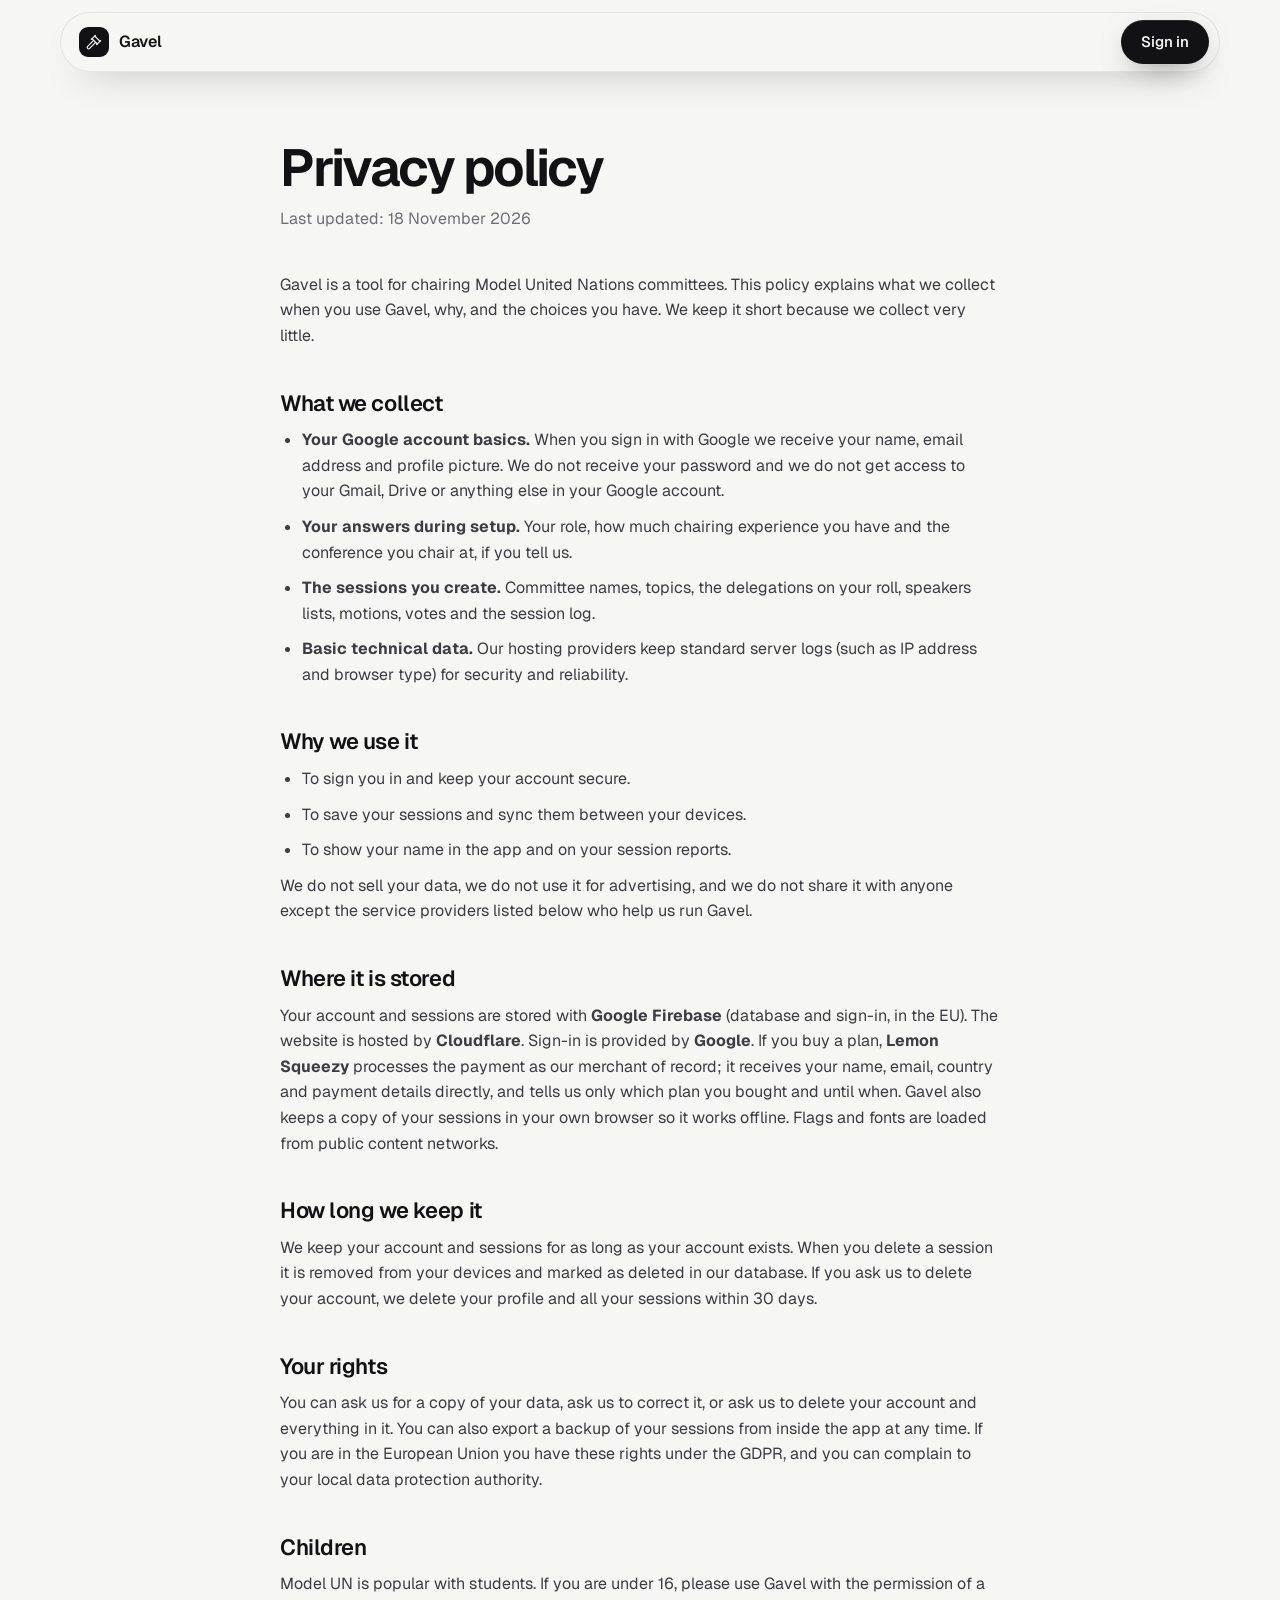
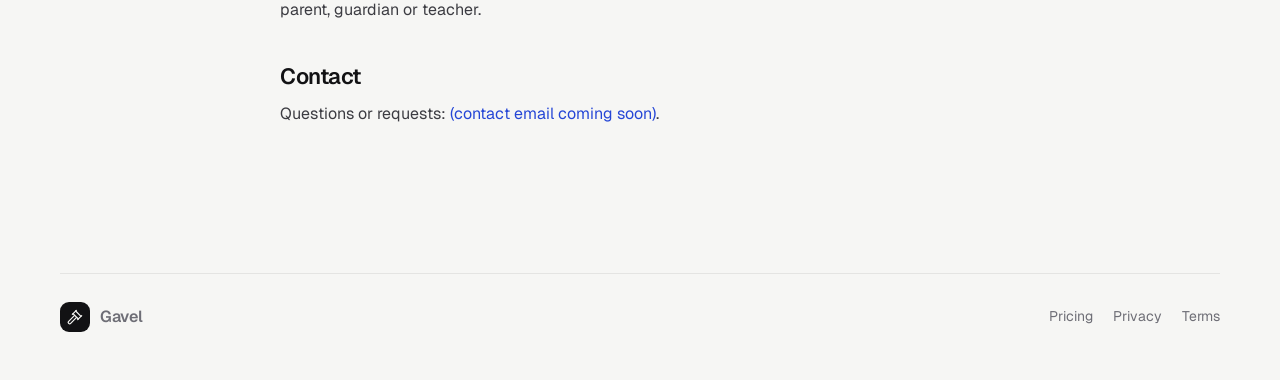
<file: privacy.html>
<!doctype html>
<html lang="en">
<head>
<meta charset="utf-8">
<meta name="viewport" content="width=device-width,initial-scale=1,viewport-fit=cover">
<title>Privacy policy — Gavel</title>
<link rel="icon" href="assets/favicon.svg" type="image/svg+xml">
<link rel="preconnect" href="https://fonts.googleapis.com"><link rel="preconnect" href="https://fonts.gstatic.com" crossorigin>
<link href="https://fonts.googleapis.com/css2?family=Geist:wght@400;500;600;700&display=swap" rel="stylesheet">
<link rel="stylesheet" href="assets/site.css">
<script src="config.js"></script>
<script src="assets/site.js"></script>
<script src="assets/auth.js"></script>
</head>
<body>
<header class="nav scrolled"><div class="wrap"><div class="nav-in"><a class="brand" href="./"><span data-logo></span>Gavel</a><div class="right"><a class="btn primary" href="login.html">Sign in</a></div></div></div></header>
<main class="legal">
  <h1>Privacy policy</h1>
  <p class="upd">Last updated: 18 November 2026</p>
  <p>Gavel is a tool for chairing Model United Nations committees. This policy explains what we collect when you use Gavel, why, and the choices you have. We keep it short because we collect very little.</p>

  <h2>What we collect</h2>
  <ul>
    <li><b>Your Google account basics.</b> When you sign in with Google we receive your name, email address and profile picture. We do not receive your password and we do not get access to your Gmail, Drive or anything else in your Google account.</li>
    <li><b>Your answers during setup.</b> Your role, how much chairing experience you have and the conference you chair at, if you tell us.</li>
    <li><b>The sessions you create.</b> Committee names, topics, the delegations on your roll, speakers lists, motions, votes and the session log.</li>
    <li><b>Basic technical data.</b> Our hosting providers keep standard server logs (such as IP address and browser type) for security and reliability.</li>
  </ul>

  <h2>Why we use it</h2>
  <ul>
    <li>To sign you in and keep your account secure.</li>
    <li>To save your sessions and sync them between your devices.</li>
    <li>To show your name in the app and on your session reports.</li>
  </ul>
  <p>We do not sell your data, we do not use it for advertising, and we do not share it with anyone except the service providers listed below who help us run Gavel.</p>

  <h2>Where it is stored</h2>
  <p>Your account and sessions are stored with <b>Google Firebase</b> (database and sign-in, in the EU). The website is hosted by <b>Cloudflare</b>. Sign-in is provided by <b>Google</b>. If you buy a plan, <b>Lemon Squeezy</b> processes the payment as our merchant of record; it receives your name, email, country and payment details directly, and tells us only which plan you bought and until when. Gavel also keeps a copy of your sessions in your own browser so it works offline. Flags and fonts are loaded from public content networks.</p>

  <h2>How long we keep it</h2>
  <p>We keep your account and sessions for as long as your account exists. When you delete a session it is removed from your devices and marked as deleted in our database. If you ask us to delete your account, we delete your profile and all your sessions within 30 days.</p>

  <h2>Your rights</h2>
  <p>You can ask us for a copy of your data, ask us to correct it, or ask us to delete your account and everything in it. You can also export a backup of your sessions from inside the app at any time. If you are in the European Union you have these rights under the GDPR, and you can complain to your local data protection authority.</p>

  <h2>Children</h2>
  <p>Model UN is popular with students. If you are under 16, please use Gavel with the permission of a parent, guardian or teacher.</p>

  <h2>Contact</h2>
  <p>Questions or requests: <a data-contact href="#">contact us by email</a>.</p>
</main>
<footer class="foot"><div class="wrap"><div class="foot-in"><a class="brand" href="./"><span data-logo></span>Gavel</a><nav><a href="pricing.html">Pricing</a><a href="privacy.html">Privacy</a><a href="terms.html">Terms</a></nav></div></div></footer>
<script>
window.GavelSite.fillLogos();
const mail = window.GAVEL_CONFIG?.contactEmail;
document.querySelectorAll('[data-contact]').forEach(a => { if (mail) { a.href = 'mailto:' + mail; a.textContent = mail; } else { a.removeAttribute('href'); a.textContent = '(contact email coming soon)'; } });
</script>
</body>
</html>
</file>
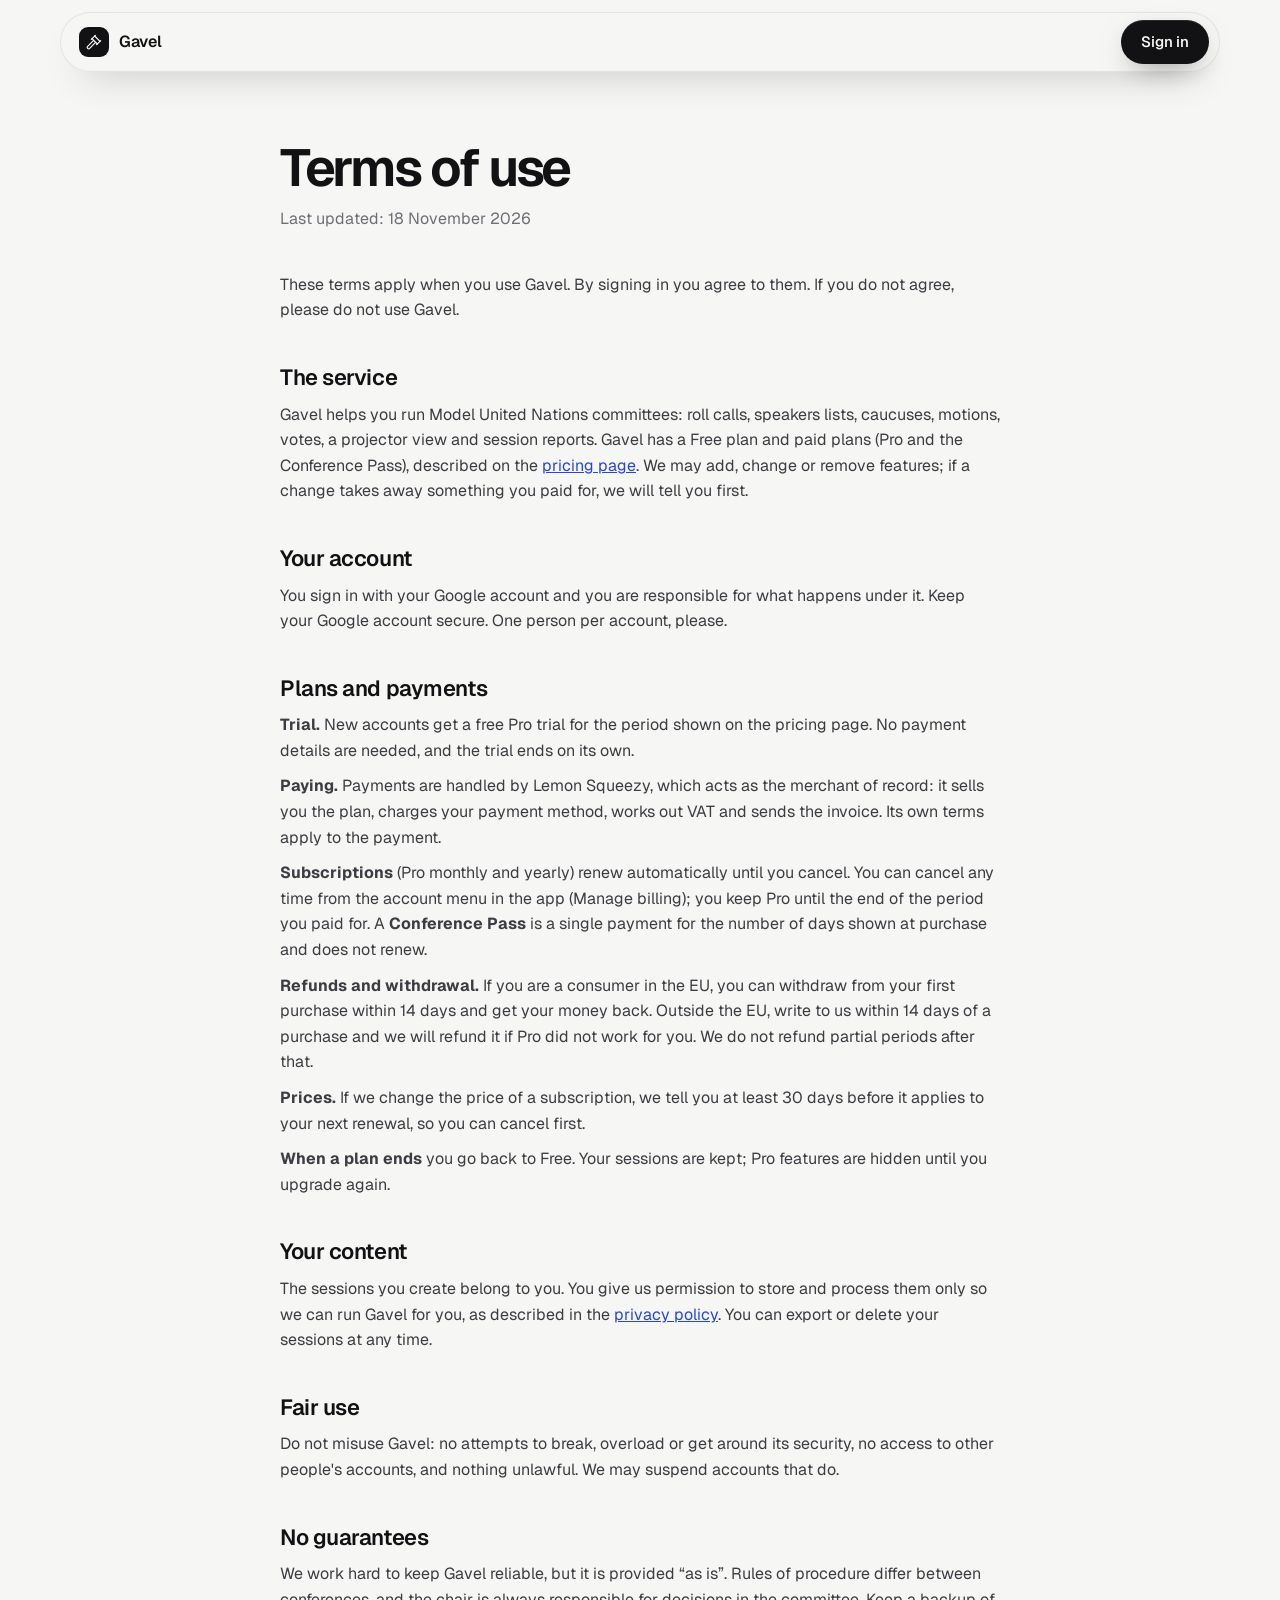
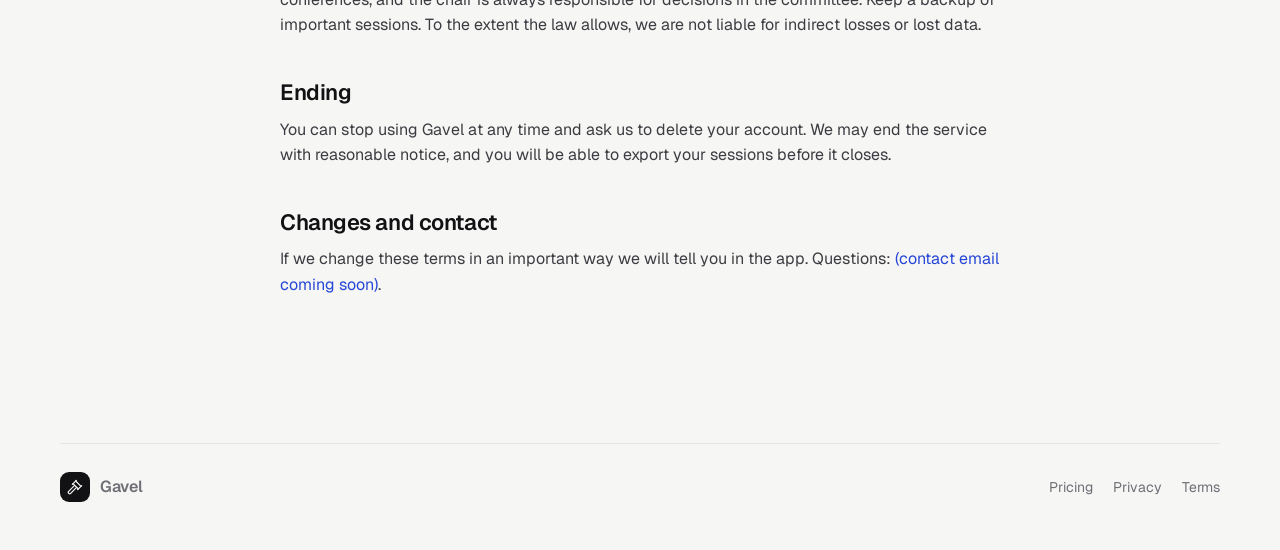
<file: terms.html>
<!doctype html>
<html lang="en">
<head>
<meta charset="utf-8">
<meta name="viewport" content="width=device-width,initial-scale=1,viewport-fit=cover">
<title>Terms of use — Gavel</title>
<link rel="icon" href="assets/favicon.svg" type="image/svg+xml">
<link rel="preconnect" href="https://fonts.googleapis.com"><link rel="preconnect" href="https://fonts.gstatic.com" crossorigin>
<link href="https://fonts.googleapis.com/css2?family=Geist:wght@400;500;600;700&display=swap" rel="stylesheet">
<link rel="stylesheet" href="assets/site.css">
<script src="config.js"></script>
<script src="assets/site.js"></script>
<script src="assets/auth.js"></script>
</head>
<body>
<header class="nav scrolled"><div class="wrap"><div class="nav-in"><a class="brand" href="./"><span data-logo></span>Gavel</a><div class="right"><a class="btn primary" href="login.html">Sign in</a></div></div></div></header>
<main class="legal">
  <h1>Terms of use</h1>
  <p class="upd">Last updated: 18 November 2026</p>
  <p>These terms apply when you use Gavel. By signing in you agree to them. If you do not agree, please do not use Gavel.</p>

  <h2>The service</h2>
  <p>Gavel helps you run Model United Nations committees: roll calls, speakers lists, caucuses, motions, votes, a projector view and session reports. Gavel has a Free plan and paid plans (Pro and the Conference Pass), described on the <a href="pricing.html">pricing page</a>. We may add, change or remove features; if a change takes away something you paid for, we will tell you first.</p>

  <h2>Your account</h2>
  <p>You sign in with your Google account and you are responsible for what happens under it. Keep your Google account secure. One person per account, please.</p>

  <h2 id="payments">Plans and payments</h2>
  <p><b>Trial.</b> New accounts get a free Pro trial for the period shown on the pricing page. No payment details are needed, and the trial ends on its own.</p>
  <p><b>Paying.</b> Payments are handled by Lemon Squeezy, which acts as the merchant of record: it sells you the plan, charges your payment method, works out VAT and sends the invoice. Its own terms apply to the payment.</p>
  <p><b>Subscriptions</b> (Pro monthly and yearly) renew automatically until you cancel. You can cancel any time from the account menu in the app (Manage billing); you keep Pro until the end of the period you paid for. A <b>Conference Pass</b> is a single payment for the number of days shown at purchase and does not renew.</p>
  <p><b>Refunds and withdrawal.</b> If you are a consumer in the EU, you can withdraw from your first purchase within 14 days and get your money back. Outside the EU, write to us within 14 days of a purchase and we will refund it if Pro did not work for you. We do not refund partial periods after that.</p>
  <p><b>Prices.</b> If we change the price of a subscription, we tell you at least 30 days before it applies to your next renewal, so you can cancel first.</p>
  <p><b>When a plan ends</b> you go back to Free. Your sessions are kept; Pro features are hidden until you upgrade again.</p>

  <h2>Your content</h2>
  <p>The sessions you create belong to you. You give us permission to store and process them only so we can run Gavel for you, as described in the <a href="privacy.html">privacy policy</a>. You can export or delete your sessions at any time.</p>

  <h2>Fair use</h2>
  <p>Do not misuse Gavel: no attempts to break, overload or get around its security, no access to other people's accounts, and nothing unlawful. We may suspend accounts that do.</p>

  <h2>No guarantees</h2>
  <p>We work hard to keep Gavel reliable, but it is provided “as is”. Rules of procedure differ between conferences, and the chair is always responsible for decisions in the committee. Keep a backup of important sessions. To the extent the law allows, we are not liable for indirect losses or lost data.</p>

  <h2>Ending</h2>
  <p>You can stop using Gavel at any time and ask us to delete your account. We may end the service with reasonable notice, and you will be able to export your sessions before it closes.</p>

  <h2>Changes and contact</h2>
  <p>If we change these terms in an important way we will tell you in the app. Questions: <a data-contact href="#">contact us by email</a>.</p>
</main>
<footer class="foot"><div class="wrap"><div class="foot-in"><a class="brand" href="./"><span data-logo></span>Gavel</a><nav><a href="pricing.html">Pricing</a><a href="privacy.html">Privacy</a><a href="terms.html">Terms</a></nav></div></div></footer>
<script>
window.GavelSite.fillLogos();
const mail = window.GAVEL_CONFIG?.contactEmail;
document.querySelectorAll('[data-contact]').forEach(a => { if (mail) { a.href = 'mailto:' + mail; a.textContent = mail; } else { a.removeAttribute('href'); a.textContent = '(contact email coming soon)'; } });
</script>
</body>
</html>
</file>
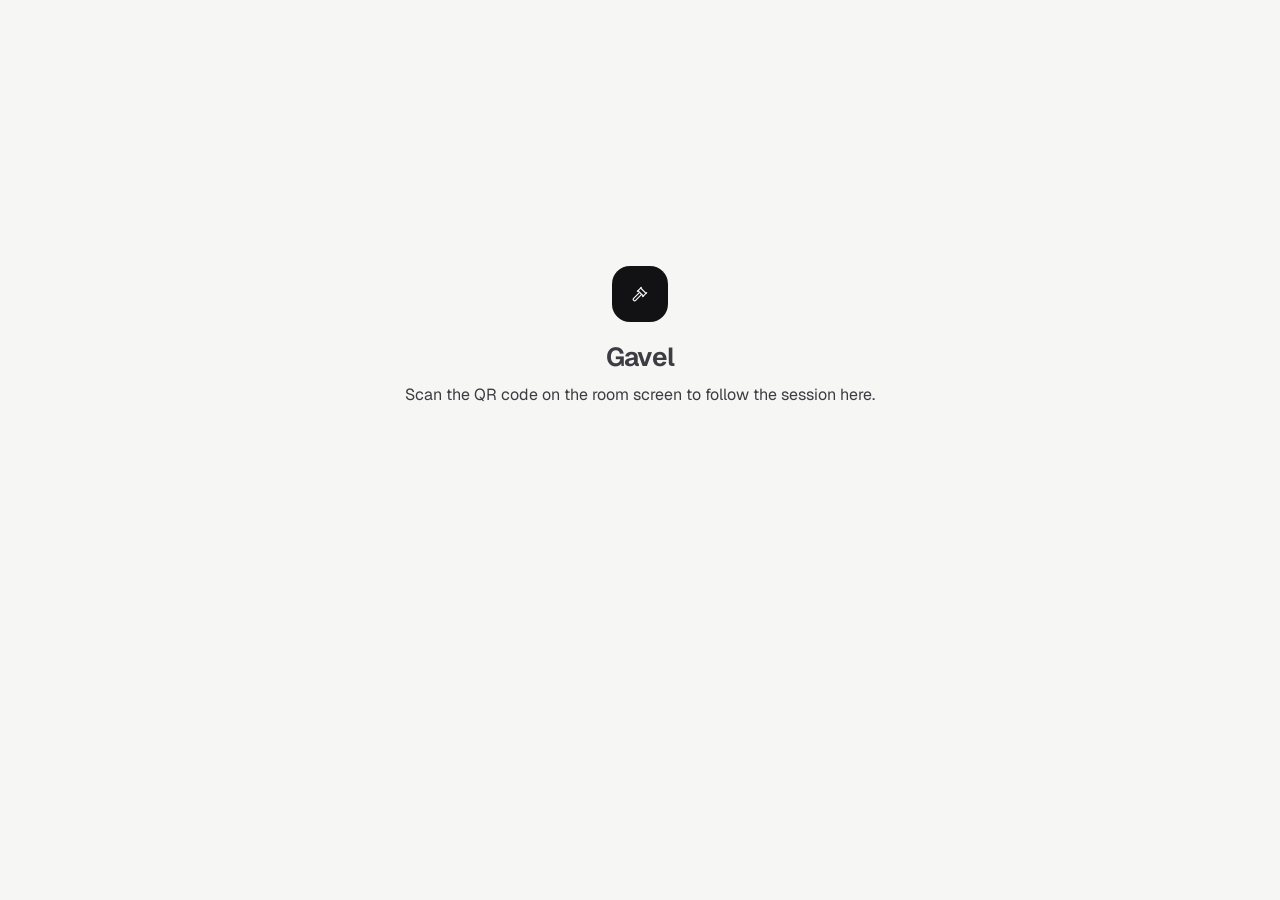
<file: view.html>
<!doctype html>
<html lang="en">
<head>
<meta charset="utf-8">
<meta name="viewport" content="width=device-width,initial-scale=1,viewport-fit=cover">
<title>Live session — Gavel</title>
<meta name="robots" content="noindex">
<meta name="theme-color" content="#0E0E10">
<link rel="icon" href="assets/favicon.svg" type="image/svg+xml">
<link rel="preconnect" href="https://fonts.googleapis.com"><link rel="preconnect" href="https://fonts.gstatic.com" crossorigin>
<link href="https://fonts.googleapis.com/css2?family=Geist:wght@400;500;600;700&family=Geist+Mono:wght@500&display=swap" rel="stylesheet">
<link rel="stylesheet" href="assets/site.css">
<script src="assets/site.js"></script>
<style>
.vw{max-width:640px;margin:0 auto;padding:22px max(16px,env(safe-area-inset-left,0px)) 60px}
.vw-top{display:flex;align-items:center;justify-content:space-between;gap:12px;margin-bottom:26px}
.vw-top .brand{font-size:15px}
.vw-upd{font-size:12.5px;color:var(--muted);text-align:right}
.vw-h{animation:fadeUp .7s var(--ease) both}
.vw-h h1{font:650 clamp(30px,8vw,44px)/1.05 var(--sans);letter-spacing:-.045em;margin-top:8px;overflow-wrap:anywhere}
.vw-h p{margin-top:8px;color:var(--ink-2)}
.vw-ended{display:inline-flex;margin-top:12px;padding:6px 12px;border-radius:99px;background:var(--surface-2);font-size:13px;font-weight:600;color:var(--muted)}
.blk{margin-top:16px;padding:18px;border-radius:20px;background:var(--surface);border:1px solid var(--line);animation:fadeUp .7s var(--ease) both}
.blk h2{display:flex;align-items:center;justify-content:space-between;gap:10px;font:600 15px var(--sans);letter-spacing:-.01em;margin-bottom:14px}
.blk h2 span{font:500 12px var(--mono);color:var(--muted)}
.stats3{display:grid;grid-template-columns:repeat(3,minmax(0,1fr));gap:8px}
.stats3 div{padding:12px;border-radius:14px;background:var(--surface-2)}
.stats3 b{display:block;font:650 26px/1.1 var(--sans);letter-spacing:-.04em;font-variant-numeric:tabular-nums}
.stats3 span{font-size:12px;color:var(--muted)}
.flagwall{display:grid;grid-template-columns:repeat(auto-fill,minmax(52px,1fr));gap:8px;margin-top:14px}
.flagwall div{display:flex;flex-direction:column;align-items:center;gap:4px;min-width:0}
.flagwall img,.fl{width:100%;aspect-ratio:3/2;object-fit:cover;border-radius:5px;background:var(--surface-2)}
.flagwall .pv img{outline:2px solid var(--accent);outline-offset:2px}
.flagwall small{max-width:100%;font-size:10.5px;color:var(--muted);white-space:nowrap;overflow:hidden;text-overflow:ellipsis}
.now{display:flex;align-items:center;gap:14px;padding:14px;border-radius:16px;background:var(--accent-soft)}
.now img{width:64px;aspect-ratio:3/2;object-fit:cover;border-radius:7px}
.now b{display:block;font-size:18px;font-weight:600}
.now small{font-size:12.5px;color:var(--accent);font-weight:600;letter-spacing:.05em;text-transform:uppercase}
.list{list-style:none;margin-top:10px;display:grid;gap:4px}
.list li{display:flex;align-items:center;gap:12px;min-height:44px;padding:4px 6px;border-radius:12px}
.list li .n{width:22px;font:500 12px var(--mono);color:var(--muted)}
.list li img{width:30px;aspect-ratio:3/2;object-fit:cover;border-radius:4px}
.list li .t{flex:1;min-width:0;font-weight:500;overflow-wrap:anywhere}
.res{flex:none;padding:4px 10px;border-radius:99px;font-size:12px;font-weight:600}
.res.p{background:var(--yes-soft);color:var(--yes)} .res.f,.res.v{background:color-mix(in oklab,var(--no) 14%,transparent);color:var(--no)} .res.t{background:var(--surface-2);color:var(--muted)}
.tally{font-size:12.5px;color:var(--muted);font-variant-numeric:tabular-nums}
.sides{display:grid;grid-template-columns:1fr 1fr;gap:10px;margin-top:12px}
.sides h3{font-size:13px;margin-bottom:6px}
.sides .prop h3{color:var(--accent)} .sides .opp h3{color:var(--no)}
.empty-v{min-height:70vh;display:grid;place-items:center;text-align:center;color:var(--ink-2)}
.empty-v .mark{width:56px;height:56px;border-radius:18px;margin:0 auto 18px}
.vw-foot{margin-top:28px;text-align:center;font-size:12.5px;color:var(--muted)}
</style>
</head>
<body>
<main class="vw" id="vw"></main>
<script>
(async () => {
  const { LOGO, fillLogos } = window.GavelSite;
  const root = document.getElementById('vw');
  const esc = s => String(s ?? '').replace(/[&<>"']/g, c => ({ '&': '&amp;', '<': '&lt;', '>': '&gt;', '"': '&quot;', "'": '&#39;' })[c]);
  const flagImg = (c, w = 80) => /^[a-z]{2}$/.test(c) ? `<img alt="" loading="lazy" src="https://flagcdn.com/w${w}/${c}.png">` : '<span class="fl"></span>';
  const clock = t => new Date(t).toLocaleTimeString([], { hour: '2-digit', minute: '2-digit' });
  const empty = msg => { root.innerHTML = `<div class="empty-v"><div>${LOGO}<h1 style="font:650 26px var(--sans);letter-spacing:-.03em">Gavel</h1><p style="margin-top:8px">${msg}</p></div></div>`; };

  async function unpack(h) {
    const kind = h[0], b = atob(h.slice(1).replace(/-/g, '+').replace(/_/g, '/')), bytes = Uint8Array.from(b, ch => ch.charCodeAt(0));
    if (kind === 'j') return JSON.parse(new TextDecoder().decode(bytes));
    const out = await new Response(new Blob([bytes]).stream().pipeThrough(new DecompressionStream('deflate-raw'))).text();
    return JSON.parse(out);
  }
  async function show() {
    const h = location.hash.slice(1);
    if (!h) return empty('Scan the QR code on the room screen to follow the session here.');
    let d; try { d = await unpack(h); } catch { return empty('This link could not be read. Scan the QR code on the room screen again.'); }
    const names = d.x || {};
    let regionNames; try { regionNames = new Intl.DisplayNames(['en'], { type: 'region' }); } catch { }
    const nm = c => names[c] || (regionNames && /^[a-z]{2}$/.test(c) ? (regionNames.of(c.toUpperCase()) || c) : c.toUpperCase());
    const present = [...(d.p || []), ...(d.pv || [])].sort((a, b) => nm(a).localeCompare(nm(b))), pvs = new Set(d.pv || []);
    const maj = present.length ? Math.floor(present.length / 2) + 1 : 0, two = present.length ? Math.ceil(present.length * 2 / 3) : 0;
    const R = { p: 'Passed', f: 'Failed', v: 'Vetoed', t: 'Tied' };
    const SPK = { gsl: 'Speakers list', openings: 'Opening speeches', mod: 'Moderated caucus' };
    root.innerHTML = `
      <header class="vw-top"><span class="brand">${LOGO}Gavel</span><span class="vw-upd">Updated ${clock(d.at)}<br>scan again for the latest</span></header>
      <section class="vw-h"><div class="eyebrow">${d.h ? 'Chaired by ' + esc(d.h) : 'Live session'}</div><h1>${esc(d.c)}</h1>${d.t ? `<p>${esc(d.t)}</p>` : ''}${d.end ? '<span class="vw-ended">This session has ended</span>' : ''}</section>
      <section class="blk"><h2>In the room <span>${present.length} of ${d.n}</span></h2>
        <div class="stats3"><div><b>${present.length}</b><span>present</span></div><div><b>${maj}</b><span>simple majority</span></div><div><b>${two}</b><span>two-thirds</span></div></div>
        ${present.length ? `<div class="flagwall">${present.map(c => `<div class="${pvs.has(c) ? 'pv' : ''}">${flagImg(c)}<small>${esc(nm(c))}</small></div>`).join('')}</div>` : ''}</section>
      ${d.sp ? `<section class="blk"><h2>${SPK[d.sp.k] || 'Speakers'} <span>${d.sp.list.length} waiting</span></h2>
        ${d.sp.cur ? `<div class="now">${flagImg(d.sp.cur, 160)}<div><small>Has the floor</small><b>${esc(nm(d.sp.cur))}</b></div></div>` : ''}
        ${d.sp.list.length ? `<ol class="list">${d.sp.list.map((c, i) => `<li><span class="n">${i + 1}</span>${flagImg(c)}<span class="t">${esc(nm(c))}</span></li>`).join('')}</ol>` : ''}</section>` : ''}
      ${d.ox ? `<section class="blk"><h2>Oxford-style debate ${d.ox.r ? `<span class="res ${d.ox.r}">${d.ox.r === 'p' ? 'Motion carried' : d.ox.r === 'f' ? 'Motion defeated' : 'Tied'}</span>` : ''}</h2>
        ${d.ox.m ? `<p style="color:var(--ink-2)">${esc(d.ox.m)}</p>` : ''}
        <div class="sides"><div class="prop"><h3>Proposition</h3>${d.ox.prop.map(c => `<div style="display:flex;gap:8px;align-items:center;margin:4px 0">${flagImg(c)}<span>${esc(nm(c))}</span></div>`).join('') || '<small class="muted">—</small>'}</div>
        <div class="opp"><h3>Opposition</h3>${d.ox.opp.map(c => `<div style="display:flex;gap:8px;align-items:center;margin:4px 0">${flagImg(c)}<span>${esc(nm(c))}</span></div>`).join('') || '<small class="muted">—</small>'}</div></div></section>` : ''}
      ${d.vt?.length ? `<section class="blk"><h2>Votes <span>${d.vt.length}</span></h2><ul class="list">${d.vt.map(v => `<li><span class="t">${esc(v.t)}<br><span class="tally">${v.y} for · ${v.n} against · ${v.a} abstaining</span></span><span class="res ${v.r}">${R[v.r]}</span></li>`).join('')}</ul></section>` : ''}
      ${d.mo?.length ? `<section class="blk"><h2>Motions <span>${d.mo.length}</span></h2><ul class="list">${d.mo.map(m => `<li><span class="t">${esc(m.l)}</span><span class="res ${m.r}">${R[m.r]}</span></li>`).join('')}</ul></section>` : ''}
      <p class="vw-foot">A snapshot from the chair's Gavel · scan the code again to refresh</p>`;
  }
  addEventListener('hashchange', show);
  show();
})();
</script>
</body>
</html>
</file>
<file: assets/site.css>
/* Gavel website — shares the app's tokens so the site and the product feel like one thing */
:root{
  --bg:#F6F6F4;--surface:#FFFFFF;--surface-2:#F0F0EE;--surface-3:#E6E6E3;--ink:#121214;--ink-2:#3C3C42;--muted:#6E6E76;--faint:#A9A9B0;
  --line:rgba(18,18,20,.08);--line-2:rgba(18,18,20,.14);--accent:#2546D6;--accent-ink:#FFFFFF;--accent-soft:rgba(37,70,214,.09);
  --yes:#16803C;--yes-soft:rgba(22,128,60,.10);--no:#C42B2B;--abs:#B7791F;--gold:#C98A1B;
  --shadow:0 1px 2px rgba(18,18,20,.04),0 12px 32px -12px rgba(18,18,20,.16);--shadow-lg:0 40px 100px -40px rgba(18,18,20,.35);
  --sans:'Geist',ui-sans-serif,system-ui,-apple-system,'Segoe UI',sans-serif;--mono:'Geist Mono',ui-monospace,'SFMono-Regular',Menlo,monospace;
  --ease:cubic-bezier(.2,.8,.2,1);--spring:cubic-bezier(.2,.9,.25,1.25);--r:14px;--r-lg:20px;--r-xl:28px;color-scheme:light
}
@media (prefers-color-scheme:dark){:root:not([data-theme="light"]){
  --bg:#0E0E10;--surface:#17171A;--surface-2:#1F1F23;--surface-3:#2A2A2F;--ink:#F2F2F0;--ink-2:#C9C9CE;--muted:#8E8E96;--faint:#5A5A62;
  --line:rgba(255,255,255,.08);--line-2:rgba(255,255,255,.14);--accent:#8299FF;--accent-ink:#0E0E10;--accent-soft:rgba(130,153,255,.15);
  --yes:#4CC77F;--yes-soft:rgba(76,199,127,.13);--no:#FF6B60;--abs:#F0B354;--gold:#F5C451;
  --shadow:0 1px 2px rgba(0,0,0,.3),0 12px 32px -12px rgba(0,0,0,.6);--shadow-lg:0 40px 100px -40px rgba(0,0,0,.8);color-scheme:dark}}
:root[data-theme="dark"]{
  --bg:#0E0E10;--surface:#17171A;--surface-2:#1F1F23;--surface-3:#2A2A2F;--ink:#F2F2F0;--ink-2:#C9C9CE;--muted:#8E8E96;--faint:#5A5A62;
  --line:rgba(255,255,255,.08);--line-2:rgba(255,255,255,.14);--accent:#8299FF;--accent-ink:#0E0E10;--accent-soft:rgba(130,153,255,.15);
  --yes:#4CC77F;--yes-soft:rgba(76,199,127,.13);--no:#FF6B60;--abs:#F0B354;--gold:#F5C451;
  --shadow:0 1px 2px rgba(0,0,0,.3),0 12px 32px -12px rgba(0,0,0,.6);--shadow-lg:0 40px 100px -40px rgba(0,0,0,.8);color-scheme:dark}
*{box-sizing:border-box;margin:0;padding:0}
html{scroll-behavior:smooth;-webkit-text-size-adjust:100%;overflow-x:clip}
body{background:var(--bg);color:var(--ink);font:400 16px/1.6 var(--sans);-webkit-font-smoothing:antialiased;text-rendering:optimizeLegibility;overflow-x:hidden;overflow-x:clip}
img,svg,canvas{display:block;max-width:100%}
a{color:inherit}
button{font:inherit;color:inherit;background:none;border:0;cursor:pointer}
input,select{font:inherit;color:inherit}
:focus-visible{outline:2px solid var(--accent);outline-offset:3px;border-radius:8px}
::selection{background:var(--accent-soft)}
.wrap{width:100%;max-width:1200px;margin:0 auto;padding-left:max(20px,env(safe-area-inset-left,0px));padding-right:max(20px,env(safe-area-inset-right,0px))}
.eyebrow{font:500 12px/1.4 var(--sans);letter-spacing:.14em;text-transform:uppercase;color:var(--muted)}
.mark{width:30px;height:30px;border-radius:9px;background:var(--ink);color:var(--bg);display:grid;place-items:center;flex:none}
.brand{display:inline-flex;align-items:center;gap:10px;font:600 16px/1 var(--sans);letter-spacing:-.02em;text-decoration:none}
.muted{color:var(--muted)}
/* buttons */
.btn{--h:44px;display:inline-flex;align-items:center;justify-content:center;gap:9px;height:var(--h);padding:0 20px;border-radius:999px;font-size:15px;font-weight:550;letter-spacing:-.01em;text-decoration:none;white-space:nowrap;transition:transform .18s var(--ease),background-color .2s,box-shadow .25s,color .2s}
.btn:active{transform:scale(.97)}
.btn.primary{background:var(--ink);color:var(--bg);box-shadow:0 1px 0 rgba(255,255,255,.1) inset,0 10px 30px -12px color-mix(in oklab,var(--ink) 60%,transparent)}
.btn.primary:hover{box-shadow:0 1px 0 rgba(255,255,255,.1) inset,0 16px 40px -14px color-mix(in oklab,var(--accent) 70%,transparent)}
.btn.ghost{color:var(--ink-2)} .btn.ghost:hover{background:var(--surface-2);color:var(--ink)}
.btn.soft{background:var(--surface-2)} .btn.soft:hover{background:var(--surface-3)}
.btn.lg{--h:54px;padding:0 28px;font-size:16px}
.btn .arrow{transition:transform .25s var(--ease)} .btn:hover .arrow{transform:translateX(3px)}
.gbtn{--h:52px;display:flex;align-items:center;justify-content:center;gap:12px;width:100%;height:var(--h);border-radius:14px;background:#fff;color:#1f1f1f;border:1px solid #dadce0;font:550 15.5px var(--sans);transition:box-shadow .2s,transform .15s var(--ease)}
.gbtn:hover{box-shadow:0 6px 20px -8px rgba(0,0,0,.35)} .gbtn:active{transform:scale(.98)}
.gbtn svg{width:20px;height:20px}
.gbtn[disabled]{opacity:.6;cursor:progress}
/* reveal on scroll */
/* scroll-driven where supported: progress follows the scroll, so nothing can be left hidden */
@supports (animation-timeline: view()){
  .rv{animation:rvIn linear both;animation-timeline:view();animation-range:entry calc(var(--d,0) * 5%) entry calc(60% + var(--d,0) * 5%)}
  .window.rv{animation-name:winIn;animation-range:entry 0% cover 35%}
}
@keyframes rvIn{from{opacity:0;transform:translateY(46px) scale(.98)}to{opacity:1;transform:none}}
@keyframes winIn{from{opacity:.4;transform:perspective(1800px) rotateX(18deg) scale(.93)}to{opacity:1;transform:none}}
html.io-rv .rv{opacity:0;transform:translateY(28px);transition:opacity .9s var(--ease),transform .9s var(--ease);transition-delay:calc(var(--d,0) * 90ms)}
html.io-rv .rv.in{opacity:1;transform:none}
@media (prefers-reduced-motion:reduce){.rv{opacity:1!important;transform:none!important;transition:none;animation:none!important}*{animation-duration:.01ms!important;animation-iteration-count:1!important;scroll-behavior:auto!important}}
/* nav */
.nav{position:fixed;top:12px;left:0;right:0;z-index:50;pointer-events:none;transition:transform .5s var(--ease),opacity .4s}
.nav.away{transform:translateY(-130%);opacity:0}
.nav.away .nav-in{pointer-events:none}
.nav-in{position:relative;display:flex;align-items:center;gap:10px;height:60px;padding:0 10px 0 18px;border-radius:999px;pointer-events:auto;transition:background-color .35s,box-shadow .35s,border-color .35s;border:1px solid transparent}
.nav.scrolled .nav-in{background:color-mix(in oklab,var(--bg) 62%,transparent);border-color:var(--line);box-shadow:0 18px 40px -24px rgba(0,0,0,.45);backdrop-filter:saturate(1.6) blur(16px);-webkit-backdrop-filter:saturate(1.6) blur(16px)}
body.lq-nav .nav.scrolled .nav-in{background:transparent;border-color:transparent;box-shadow:none;backdrop-filter:none;-webkit-backdrop-filter:none}
.nav-links{display:flex;gap:2px;margin:0 auto}
.nav-links a{padding:8px 14px;border-radius:999px;font-size:14.5px;font-weight:500;color:var(--ink-2);text-decoration:none;transition:color .2s,background-color .2s}
.nav-links a:hover{color:var(--ink);background:color-mix(in oklab,var(--ink) 6%,transparent)}
.nav .right{display:flex;gap:6px;margin-left:auto}
#site-glass{position:fixed;inset:0;z-index:49;pointer-events:none;--lq-rim-bright:transparent;--lq-glass-bright:rgba(255,255,255,.06);--lq-glass-shade:rgba(0,0,0,.05);--lq-shadow-color:rgba(0,0,0,.25)}
@media (max-width:860px){.nav-links{display:none}.nav .right .ghost{display:none}}
/* hero */
.hero{position:relative;padding:150px 0 40px;overflow:hidden;isolation:isolate}
.hero-glow{position:absolute;inset:-20% -10% auto;height:900px;z-index:-2;background:radial-gradient(50% 50% at 50% 30%,color-mix(in oklab,var(--accent) 22%,transparent),transparent 70%);animation:glow 14s ease-in-out infinite alternate;pointer-events:none}
@keyframes glow{to{transform:translateY(40px) scale(1.08)}}
.hero-grid{position:absolute;inset:0;z-index:-1;background-image:linear-gradient(var(--line) 1px,transparent 1px),linear-gradient(90deg,var(--line) 1px,transparent 1px);background-size:64px 64px;mask-image:radial-gradient(60% 50% at 50% 30%,#000,transparent);-webkit-mask-image:radial-gradient(60% 50% at 50% 30%,#000,transparent);pointer-events:none}
.hero-txt{text-align:center;display:flex;flex-direction:column;align-items:center;gap:22px}
.chip{display:inline-flex;align-items:center;gap:8px;height:34px;padding:0 14px 0 6px;border-radius:999px;background:var(--surface);border:1px solid var(--line);font-size:13.5px;font-weight:500;color:var(--ink-2);box-shadow:var(--shadow)}
.chip b{display:inline-grid;place-items:center;height:24px;padding:0 9px;border-radius:999px;background:var(--accent-soft);color:var(--accent);font-size:12px;font-weight:600}
h1.display{font:650 clamp(42px,7vw,92px)/1.02 var(--sans);letter-spacing:-.055em;max-width:15ch;text-wrap:balance}
h1.display .w{display:inline-block;animation:wordUp .9s var(--spring) both;animation-delay:calc(var(--i) * 70ms + 100ms)}
h1.display em{font-style:normal;background:linear-gradient(100deg,var(--accent),color-mix(in oklab,var(--accent) 40%,var(--yes)));-webkit-background-clip:text;background-clip:text;color:transparent}
@keyframes wordUp{from{opacity:0;transform:translateY(.5em) rotate(4deg);filter:blur(8px)}to{opacity:1;transform:none;filter:none}}
.lead{max-width:56ch;font-size:clamp(17px,1.6vw,20px);line-height:1.55;color:var(--ink-2);text-wrap:balance}
.cta-row{display:flex;gap:10px;flex-wrap:wrap;justify-content:center}
.fine{font-size:13.5px;color:var(--muted)}
.fade-in{animation:fadeUp .9s var(--ease) both;animation-delay:var(--dl,0s)}
@keyframes fadeUp{from{opacity:0;transform:translateY(16px)}to{opacity:1;transform:none}}
/* product mock */
.stage{position:relative;margin-top:70px;perspective:1800px}
.globe-bg{position:absolute;left:50%;top:-140px;width:min(1100px,130vw);aspect-ratio:1;transform:translateX(-50%);z-index:-1;opacity:.55;pointer-events:none;mask-image:radial-gradient(closest-side,#000 60%,transparent);-webkit-mask-image:radial-gradient(closest-side,#000 60%,transparent)}
.globe-bg canvas{width:100%;height:100%}
.window{position:relative;border-radius:22px;background:var(--surface);border:1px solid var(--line-2);box-shadow:var(--shadow-lg);overflow:hidden;transform-origin:50% 0}
.win-bar{display:flex;align-items:center;gap:8px;height:42px;padding:0 16px;border-bottom:1px solid var(--line);background:var(--surface-2)}
.win-bar i{width:11px;height:11px;border-radius:50%;background:var(--surface-3)}
.win-bar span{margin:0 auto;padding:4px 14px;border-radius:8px;background:var(--surface);font:500 12px var(--mono);color:var(--muted)}
.win-body{display:grid;grid-template-columns:220px minmax(0,1fr);min-height:460px}
.m-side{padding:16px 12px;border-right:1px solid var(--line);display:flex;flex-direction:column;gap:3px}
.m-side .m-ctx{padding:12px;border-radius:12px;background:var(--surface-2);margin-bottom:12px}
.m-side .m-ctx b{display:block;font-size:14px}
.m-side .m-ctx small{font-size:12px;color:var(--muted)}
.m-nav{position:relative;display:flex;flex-direction:column;gap:3px}
.m-nav a{display:flex;align-items:center;gap:10px;height:36px;padding:0 12px;border-radius:10px;font-size:13.5px;font-weight:500;color:var(--ink-2);text-decoration:none;position:relative;z-index:1}
.m-nav a svg{width:16px;height:16px;color:var(--muted)}
.m-pill{position:absolute;left:0;right:0;height:36px;border-radius:10px;background:var(--surface-2);box-shadow:inset 0 1px 0 rgba(255,255,255,.12),0 6px 18px -10px rgba(0,0,0,.5);border:1px solid var(--line);transition:transform .7s var(--spring)}
.m-main{padding:22px 24px;min-width:0}
.m-head{display:flex;align-items:flex-end;justify-content:space-between;gap:12px;margin-bottom:18px}
.m-head h3{font:650 24px/1.1 var(--sans);letter-spacing:-.035em;margin-top:6px}
.m-badge{padding:6px 12px;border-radius:99px;background:var(--yes-soft);color:var(--yes);font-size:12px;font-weight:600}
.m-cards{display:grid;grid-template-columns:repeat(auto-fill,minmax(118px,1fr));gap:10px}
.m-card{padding:7px 7px 9px;border-radius:13px;background:var(--surface);border:1px solid var(--line);transition:border-color .5s,opacity .5s}
.m-card img{width:100%;aspect-ratio:3/2;object-fit:cover;border-radius:7px;filter:grayscale(1);opacity:.45;transition:filter .6s var(--ease),opacity .6s}
.m-card b{display:block;margin:7px 3px 7px;font-size:12.5px;font-weight:600;white-space:nowrap;overflow:hidden;text-overflow:ellipsis;color:var(--muted);transition:color .4s}
.m-card .m-btns{display:grid;grid-template-columns:1fr 1fr;gap:5px}
.m-card .m-btns i{height:24px;border-radius:7px;background:var(--surface-2);transition:background-color .4s}
.m-card.on{border-color:color-mix(in oklab,var(--yes) 45%,var(--line))}
.m-card.on img{filter:none;opacity:1}
.m-card.on b{color:var(--ink)}
.m-card.on .m-btns i:last-child{background:var(--yes-soft)}
.m-card.pop{animation:mpop .6s var(--spring)}
@keyframes mpop{40%{transform:scale(1.07)}}
@media (max-width:760px){.win-body{grid-template-columns:1fr}.m-side{display:none}}
/* sections */
section{position:relative}
.sec{padding:120px 0}
.sec-head{text-align:center;display:flex;flex-direction:column;align-items:center;gap:14px;margin-bottom:56px}
h2.title{font:650 clamp(32px,4.4vw,56px)/1.05 var(--sans);letter-spacing:-.045em;max-width:18ch;text-wrap:balance}
.sub{max-width:58ch;color:var(--ink-2);font-size:18px;text-wrap:balance}
.facts{display:grid;grid-template-columns:repeat(4,minmax(0,1fr));gap:1px;background:var(--line);border-radius:var(--r-lg);overflow:hidden;border:1px solid var(--line)}
.facts div{background:var(--surface);padding:26px 24px}
.facts b{display:block;font:650 clamp(30px,3.4vw,44px)/1 var(--sans);letter-spacing:-.05em;font-variant-numeric:tabular-nums}
.facts span{display:block;margin-top:8px;font-size:14px;color:var(--muted)}
@media (max-width:760px){.facts{grid-template-columns:repeat(2,minmax(0,1fr))}}
.features{display:grid;grid-template-columns:repeat(3,minmax(0,1fr));gap:16px}
.feat{position:relative;padding:26px;border-radius:var(--r-lg);background:var(--surface);border:1px solid var(--line);overflow:hidden;transition:transform .4s var(--ease),box-shadow .4s,border-color .3s}
.feat:hover{transform:translateY(-4px);box-shadow:var(--shadow);border-color:var(--line-2)}
.feat .ill{height:120px;margin:-6px -6px 20px;border-radius:14px;background:var(--surface-2);position:relative;overflow:hidden;display:grid;place-items:center}
.feat h3{font:600 19px/1.25 var(--sans);letter-spacing:-.02em}
.feat p{margin-top:8px;color:var(--ink-2);font-size:15px}
@media (max-width:980px){.features{grid-template-columns:repeat(2,minmax(0,1fr))}}
@media (max-width:640px){.features{grid-template-columns:1fr}}
/* feature illustrations */
.ill-flags{display:flex;gap:8px}
.ill-flags img{width:46px;aspect-ratio:3/2;object-fit:cover;border-radius:6px;box-shadow:0 8px 18px -10px rgba(0,0,0,.5);animation:flagHop 3.2s var(--ease) infinite;animation-delay:calc(var(--i) * .25s)}
@keyframes flagHop{0%,60%,100%{transform:none}20%{transform:translateY(-8px) rotate(-4deg)}}
.ill-timer{font:650 46px/1 var(--sans);letter-spacing:-.05em;font-variant-numeric:tabular-nums}
.ill-bar{position:absolute;left:22px;right:22px;bottom:20px;height:6px;border-radius:9px;background:var(--surface-3);overflow:hidden}
.ill-bar i{display:block;height:100%;background:var(--accent);border-radius:inherit;animation:drain 8s linear infinite;transform-origin:left}
@keyframes drain{from{transform:scaleX(1)}to{transform:scaleX(0)}}
.ill-vote{display:flex;align-items:flex-end;gap:12px;height:70px}
.ill-vote i{height:var(--h);width:26px;border-radius:7px 7px 3px 3px;animation:growBar 3.6s var(--ease) infinite alternate}
.ill-vote i:nth-child(1){background:var(--yes);--h:64px}
.ill-vote i:nth-child(2){background:var(--no);--h:30px;animation-delay:.3s}
.ill-vote i:nth-child(3){background:var(--abs);--h:16px;animation-delay:.6s}
@keyframes growBar{from{height:6px}to{height:var(--h)}}
.ill-stack{display:flex;flex-direction:column;gap:6px;width:70%}
.ill-stack span{display:flex;align-items:center;justify-content:space-between;height:26px;padding:0 10px;border-radius:8px;background:var(--surface);font-size:11.5px;font-weight:600;color:var(--ink-2);animation:slideIn 4s var(--ease) infinite;animation-delay:calc(var(--i) * .3s)}
.ill-stack span em{font-style:normal;color:var(--muted);font-weight:500}
@keyframes slideIn{0%{opacity:0;transform:translateX(-14px)}12%,85%{opacity:1;transform:none}100%{opacity:0}}
.ill-chat{display:flex;flex-direction:column;gap:6px;align-items:flex-start;width:72%}
.ill-chat span{width:var(--w);height:10px;border-radius:9px;background:var(--surface-3);animation:typeW 3s var(--ease) infinite;animation-delay:calc(var(--i) * .35s)}
@keyframes typeW{0%{width:0}40%,100%{width:var(--w)}}
.ill-caucus{position:relative;width:120px;height:80px}
.ill-caucus i{position:absolute;width:16px;height:16px;border-radius:50%;background:var(--accent);opacity:.8;animation:mingle 5s ease-in-out infinite;animation-delay:calc(var(--i) * -1s)}
@keyframes mingle{0%,100%{transform:translate(var(--x0),var(--y0))}50%{transform:translate(var(--x1),var(--y1))}}
/* projector section */
.split{display:grid;grid-template-columns:minmax(0,1fr) minmax(0,1.15fr);gap:56px;align-items:center}
.split.rev{grid-template-columns:minmax(0,1.15fr) minmax(0,1fr)}
.split.rev>:first-child{order:2}
.split h2.title{text-align:left;max-width:14ch}
.split .sub{text-align:left;margin-top:16px}
.ticks{list-style:none;margin-top:26px;display:grid;gap:14px}
.ticks li{display:flex;gap:12px;align-items:flex-start;color:var(--ink-2)}
.ticks li::before{content:'';flex:none;width:22px;height:22px;margin-top:2px;border-radius:50%;background:var(--accent-soft) url("data:image/svg+xml,%3Csvg xmlns='http://www.w3.org/2000/svg' viewBox='0 0 24 24' fill='none' stroke='%238299FF' stroke-width='3' stroke-linecap='round' stroke-linejoin='round'%3E%3Cpath d='m5 12 5 5L20 7'/%3E%3C/svg%3E") center/13px no-repeat}
.ticks b{color:var(--ink)}
@media (max-width:900px){.split,.split.rev{grid-template-columns:1fr;gap:36px}.split.rev>:first-child{order:0}}
.screen{position:relative;border-radius:20px;padding:12px;background:linear-gradient(180deg,var(--surface-3),var(--surface-2));box-shadow:var(--shadow-lg)}
.screen-in{position:relative;aspect-ratio:16/9;border-radius:12px;background:#0E0E10;color:#F2F2F0;overflow:hidden;display:flex;flex-direction:column;align-items:center;justify-content:center;gap:2.4%;padding:6%;container-type:inline-size}
.screen-in::before{content:'';position:absolute;inset:-30%;background:radial-gradient(40% 40% at 30% 30%,rgba(130,153,255,.22),transparent 70%),radial-gradient(40% 40% at 75% 75%,rgba(130,153,255,.14),transparent 70%);animation:glow 12s ease-in-out infinite alternate}
.screen-in>*{position:relative}
.sc-eye{font-size:2.2cqw;letter-spacing:.16em;text-transform:uppercase;color:#8E8E96}
.sc-who{display:flex;align-items:center;gap:3cqw}
.sc-who img{width:13cqw;aspect-ratio:3/2;object-fit:cover;border-radius:1.4cqw;animation:flagFloat 5s ease-in-out infinite}
@keyframes flagFloat{0%,100%{transform:translateY(0) rotate(-1.5deg)}50%{transform:translateY(-6px) rotate(1.5deg)}}
.sc-who b{font:650 7cqw/1 var(--sans);letter-spacing:-.045em}
.sc-time{font:650 17cqw/.9 var(--sans);letter-spacing:-.06em;font-variant-numeric:tabular-nums}
.sc-time .dg{display:inline-block}
.sc-time .dg.chg{animation:digit .42s var(--spring)}
@keyframes digit{from{opacity:0;transform:translateY(-38%);filter:blur(3px)}to{opacity:1;transform:none;filter:none}}
.sc-bar{width:76%;height:1cqw;border-radius:99px;background:#2A2A2F;overflow:hidden}
.sc-bar i{display:block;height:100%;background:#8299FF;border-radius:inherit;transform-origin:left;transition:transform 1s linear;box-shadow:0 0 20px rgba(130,153,255,.7)}
.sc-next{display:flex;gap:1.4cqw;align-items:center;font-size:1.8cqw;color:#8E8E96}
.sc-next span{display:inline-flex;align-items:center;gap:1cqw;padding:.7cqw 1.6cqw;border-radius:99px;border:1px solid rgba(255,255,255,.1);color:#C9C9CE}
.sc-next img{width:3cqw;aspect-ratio:3/2;object-fit:cover;border-radius:3px}
.sc-swap{animation:swapIn .8s var(--spring) both}
@keyframes swapIn{from{opacity:0;transform:translateX(10%) rotate(3deg) scale(.92)}to{opacity:1;transform:none}}
.screen-tag{position:absolute;right:22px;bottom:-16px;display:inline-flex;align-items:center;gap:8px;padding:8px 14px;border-radius:99px;background:var(--surface);border:1px solid var(--line-2);font-size:13px;font-weight:550;box-shadow:var(--shadow)}
.screen-tag i{width:8px;height:8px;border-radius:50%;background:var(--yes);animation:live 1.6s ease-in-out infinite}
@keyframes live{50%{box-shadow:0 0 0 6px transparent}0%{box-shadow:0 0 0 0 color-mix(in oklab,var(--yes) 50%,transparent)}}
/* steps */
.steps{display:grid;grid-template-columns:repeat(3,minmax(0,1fr));gap:20px;counter-reset:st}
.how-step{position:relative;padding:28px;border-radius:var(--r-lg);background:var(--surface);border:1px solid var(--line)}
.how-step .n{display:grid;place-items:center;width:44px;height:44px;border-radius:14px;background:var(--ink);color:var(--bg);font:650 18px var(--sans);margin-bottom:18px}
.how-step h3{font:600 19px/1.3 var(--sans);letter-spacing:-.02em}
.how-step p{margin-top:8px;color:var(--ink-2);font-size:15px}
@media (max-width:860px){.steps{grid-template-columns:1fr}}
/* sync */
.devices{position:relative;height:340px;display:grid;place-items:center;overflow:clip;max-width:100%}
.dev{position:absolute;border-radius:16px;background:var(--surface);border:1px solid var(--line-2);box-shadow:var(--shadow-lg);padding:14px;display:flex;flex-direction:column;gap:8px}
.dev.laptop{width:72%;height:62%;left:4%;top:12%}
.dev.phone{width:26%;height:78%;right:4%;top:14%;border-radius:22px}
.dev .ln{height:10px;border-radius:9px;background:var(--surface-2)}
.dev .ln.a{background:var(--accent-soft)}
.dev .row{display:flex;gap:6px}
.dev .row i{flex:1;aspect-ratio:3/2;border-radius:5px;background:var(--surface-2)}
.sync-dot{position:absolute;width:12px;height:12px;border-radius:50%;background:var(--accent);box-shadow:0 0 18px var(--accent);offset-path:path('M 140 120 C 260 40, 380 60, 470 140');animation:travel 2.8s var(--ease) infinite}
@keyframes travel{from{offset-distance:0%;opacity:0}15%{opacity:1}85%{opacity:1}to{offset-distance:100%;opacity:0}}
/* faq */
.faq{max-width:780px;margin:0 auto;display:grid;gap:10px}
.faq details{border-radius:16px;background:var(--surface);border:1px solid var(--line);overflow:hidden;transition:border-color .3s}
.faq details[open]{border-color:var(--line-2)}
.faq summary{display:flex;align-items:center;justify-content:space-between;gap:16px;padding:20px 22px;cursor:pointer;font-weight:600;font-size:16.5px;list-style:none}
.faq summary::-webkit-details-marker{display:none}
.faq summary::after{content:'';width:12px;height:12px;flex:none;border-right:2px solid var(--muted);border-bottom:2px solid var(--muted);transform:rotate(45deg) translateY(-3px);transition:transform .35s var(--ease)}
.faq details[open] summary::after{transform:rotate(-135deg) translateY(-3px)}
.faq .ans{padding:0 22px 22px;color:var(--ink-2)}
.faq details[open] .ans{animation:fadeUp .45s var(--ease)}
/* cta band */
.band{position:relative;margin:40px auto 0;padding:80px 28px;border-radius:var(--r-xl);text-align:center;overflow:hidden;background:var(--ink);color:var(--bg);isolation:isolate}
.band::before{content:'';position:absolute;inset:-40%;z-index:-1;background:radial-gradient(30% 30% at 30% 40%,rgba(130,153,255,.45),transparent 70%),radial-gradient(30% 30% at 70% 60%,rgba(76,199,127,.25),transparent 70%);animation:glow 12s ease-in-out infinite alternate}
.band h2{font:650 clamp(32px,4.6vw,60px)/1.05 var(--sans);letter-spacing:-.045em;max-width:16ch;margin:0 auto}
.band p{margin:16px auto 30px;max-width:48ch;opacity:.75;font-size:18px}
.band .btn.primary{background:var(--bg);color:var(--ink)}
/* footer */
.foot{padding:56px 0 48px;color:var(--muted);font-size:14px}
.foot-in{display:flex;align-items:center;justify-content:space-between;gap:20px;flex-wrap:wrap;border-top:1px solid var(--line);padding-top:28px}
.foot a{text-decoration:none} .foot a:hover{color:var(--ink)}
.foot nav{display:flex;gap:20px}
/* legal pages */
.legal{max-width:760px;margin:0 auto;padding:140px 20px 80px}
.legal h1{font:650 clamp(34px,5vw,52px)/1.08 var(--sans);letter-spacing:-.045em}
.legal .upd{margin:10px 0 40px;color:var(--muted)}
.legal h2{font:600 22px/1.3 var(--sans);letter-spacing:-.02em;margin:40px 0 10px}
.legal p,.legal li{color:var(--ink-2);margin:10px 0}
.legal ul{padding-left:22px}
.legal a{color:var(--accent)}
/* auth + onboarding shells */
.center{min-height:100vh;min-height:100dvh;display:grid;place-items:center;padding:24px max(16px,env(safe-area-inset-left,0px)) 40px;position:relative;overflow:hidden;isolation:isolate}
.center .hero-glow{height:100%;inset:0}
.card{width:min(440px,100%);padding:36px 32px 30px;border-radius:var(--r-xl);background:color-mix(in oklab,var(--surface) 88%,transparent);border:1px solid var(--line-2);box-shadow:var(--shadow-lg);backdrop-filter:blur(20px);-webkit-backdrop-filter:blur(20px);text-align:center}
.card .mark{width:52px;height:52px;border-radius:16px;margin:0 auto 22px}
.card h1{font:650 30px/1.1 var(--sans);letter-spacing:-.04em}
.card p{color:var(--ink-2);margin:10px 0 26px}
.card .legalnote{margin-top:18px;font-size:12.5px;color:var(--muted)}
.card .legalnote a{color:var(--ink-2)}
.demo{margin-top:16px;padding:12px 14px;border-radius:12px;background:var(--accent-soft);color:var(--ink-2);font-size:13px;text-align:left}
.demo b{color:var(--accent)}
.err{margin-top:12px;color:var(--no);font-size:13.5px}
.globe-corner{position:absolute;width:min(900px,120vw);aspect-ratio:1;right:-30%;bottom:-45%;z-index:-1;opacity:.5;pointer-events:none}
.globe-corner canvas{width:100%;height:100%}
.spinner{width:22px;height:22px;border-radius:50%;border:2.5px solid var(--line-2);border-top-color:var(--accent);animation:spin .8s linear infinite}
@keyframes spin{to{transform:rotate(360deg)}}
/* committees strip */
.committees{padding:30px 0 10px;text-align:center;overflow:hidden}
.mq{margin-top:18px;mask-image:linear-gradient(90deg,transparent,#000 12%,#000 88%,transparent);-webkit-mask-image:linear-gradient(90deg,transparent,#000 12%,#000 88%,transparent)}
.mq-row{display:flex;gap:12px;width:max-content;animation:marquee 46s linear infinite}
.mq:hover .mq-row{animation-play-state:paused}
.mq-row span{flex:none;padding:12px 20px;border-radius:999px;background:var(--surface);border:1px solid var(--line);font-size:15px;font-weight:550;color:var(--ink-2);white-space:nowrap}
@keyframes marquee{to{transform:translateX(-50%)}}
/* pricing */
.plans{display:grid;grid-template-columns:repeat(2,minmax(0,1fr));gap:18px;max-width:920px;margin:0 auto}
.plan{display:flex;flex-direction:column;gap:18px;padding:30px;border-radius:var(--r-xl);background:var(--surface);border:1px solid var(--line)}
.plan.best{border-color:color-mix(in oklab,var(--accent) 50%,var(--line));box-shadow:0 30px 80px -40px color-mix(in oklab,var(--accent) 70%,transparent)}
.plan-top{display:flex;align-items:center;justify-content:space-between}
.tag{padding:5px 11px;border-radius:99px;background:var(--accent-soft);color:var(--accent);font-size:12.5px;font-weight:600}
.tag.soft{background:var(--surface-2);color:var(--muted)}
.price b{display:block;font:650 52px/1 var(--sans);letter-spacing:-.05em}
.price > span{display:block;margin-top:6px;color:var(--muted);font-size:14.5px}
.plan .ticks{margin-top:0;flex:1}
.plan .btn{align-self:stretch}
@media (max-width:760px){.plans{grid-template-columns:1fr}}

/* ───────────── phones & lite mode ───────────── */
html{-webkit-tap-highlight-color:transparent}
button,a,.btn,.opt,.chipb{touch-action:manipulation}
html.lite .nav.scrolled .nav-in{-webkit-backdrop-filter:none;backdrop-filter:none;background:color-mix(in oklab,var(--bg) 94%,transparent)}
html.lite .card,html.lite .desk-card{-webkit-backdrop-filter:none;backdrop-filter:none;background:var(--surface)}
html.lite .hero-glow,html.lite .band::before,html.lite .screen-in::before,html.lite .desk-glow{animation:none}
html.lite h1.display .w{animation-name:wordUpL}
html.lite .sc-time .dg.chg{animation-name:digitL}
@keyframes wordUpL{from{opacity:0;transform:translateY(.45em)}to{opacity:1;transform:none}}
@keyframes digitL{from{opacity:0;transform:translateY(-30%)}to{opacity:1;transform:none}}
html.lite .rv{animation-name:rvInL}
@keyframes rvInL{from{opacity:0;transform:translateY(30px)}to{opacity:1;transform:none}}
html.lite .feat:hover{transform:none;box-shadow:none}
@media (max-width:640px){
  .hero{padding:118px 0 30px}
  .globe-bg{top:-60px;opacity:.4}
  .stage{margin-top:44px}
  .sec{padding:76px 0}
  .sec-head{margin-bottom:36px}
  .sub{font-size:16.5px}
  .cta-row{width:100%;flex-direction:column}
  .cta-row .btn{width:100%}
  .nav{top:8px}
  .nav-in{height:54px;padding:0 6px 0 14px}
  .nav .right .btn.primary{--h:40px;padding:0 16px;font-size:14px}
  .facts div{padding:20px 18px}
  .feat{padding:22px}
  .plan{padding:24px}
  .band{padding:56px 22px;border-radius:24px}
  .devices{height:260px}
  .sync-dot{offset-path:path('M 70 110 C 130 50, 190 60, 240 120')}
  .screen{padding:8px;border-radius:16px}
  .m-main{padding:16px}
  .m-cards{grid-template-columns:repeat(3,minmax(0,1fr));gap:8px}
  .m-card:nth-child(n+10){display:none}
  .foot-in{flex-direction:column;align-items:flex-start}
}

/* ───────────── plans ───────────── */
.bill{display:flex;gap:4px;width:max-content;margin:-28px auto 34px;padding:4px;border-radius:99px;background:var(--surface-2);border:1px solid var(--line)}
.bill button{height:38px;padding:0 18px;border-radius:99px;font:600 14px var(--sans);color:var(--ink-2);transition:background-color .25s,color .25s,box-shadow .25s}
.bill button span{margin-left:6px;padding:2px 7px;border-radius:99px;background:var(--yes-soft);color:var(--yes);font-size:11.5px}
.bill button.on{background:var(--surface);color:var(--ink);box-shadow:0 4px 14px -6px rgba(0,0,0,.25)}
.plans.three{grid-template-columns:repeat(3,minmax(0,1fr));max-width:1120px;align-items:stretch}
.plans.three .plan.best{transform:translateY(-10px)}
.plan-for{margin-top:-6px;color:var(--ink-2);font-size:15px}
.plan .ticks li b{color:var(--ink)}
.plan .tag{padding:5px 11px;border-radius:99px;background:var(--accent);color:var(--bg);font-size:12px;font-weight:650}
.plan .tag.soft{background:var(--surface-2);color:var(--muted)}
.secretariat{display:flex;align-items:center;justify-content:space-between;gap:28px;max-width:1120px;margin:26px auto 0;padding:30px 34px;border-radius:var(--r-xl);background:linear-gradient(120deg,color-mix(in oklab,var(--accent) 12%,var(--surface)),var(--surface) 60%);border:1px solid var(--line)}
.secretariat h3{margin-top:8px;font:650 26px/1.15 var(--sans);letter-spacing:-.03em}
.secretariat p{margin-top:8px;max-width:62ch;color:var(--ink-2)}
.plans-fine{max-width:760px;margin:22px auto 0;text-align:center}
@media (max-width:980px){.plans.three{grid-template-columns:minmax(0,1fr);max-width:520px}.plans.three .plan.best{transform:none;order:-1}.secretariat{flex-direction:column;align-items:flex-start;max-width:520px}.secretariat .btn{align-self:stretch}}
/* ───────────── compare table ───────────── */
.cmp-wrap{max-width:1000px;margin:0 auto;overflow-x:auto;border-radius:var(--r-xl);border:1px solid var(--line);background:var(--surface)}
.cmp{width:100%;min-width:560px;border-collapse:collapse;font-size:15px}
.cmp th,.cmp td{padding:15px 20px;text-align:center;border-bottom:1px solid var(--line)}
.cmp th:first-child,.cmp td:first-child{text-align:left}
.cmp thead th{position:sticky;top:0;background:var(--surface);font-weight:650}
.cmp thead th.pro{color:var(--accent)}
.cmp tbody tr.grp td{padding-top:26px;font:600 12px var(--sans);letter-spacing:.12em;text-transform:uppercase;color:var(--muted);border-bottom:0}
.cmp tbody tr:last-child td{border-bottom:0}
.cmp td small{display:block;margin-top:3px;color:var(--muted);font-size:13px}
.cmp .y,.cmp .n{display:inline-grid;place-items:center;width:24px;height:24px;border-radius:50%}
.cmp .y{background:var(--accent-soft);color:var(--accent)}
.cmp .n{color:var(--faint)}
.cmp td.pro{background:color-mix(in oklab,var(--accent) 5%,transparent)}

.plan{min-width:0}
.plan-top{flex-wrap:wrap;gap:8px}
@media (max-width:400px){.plan{padding:22px 18px}.price b{font-size:44px}.secretariat{padding:24px 20px}.bill button{padding:0 14px}}
</file>
